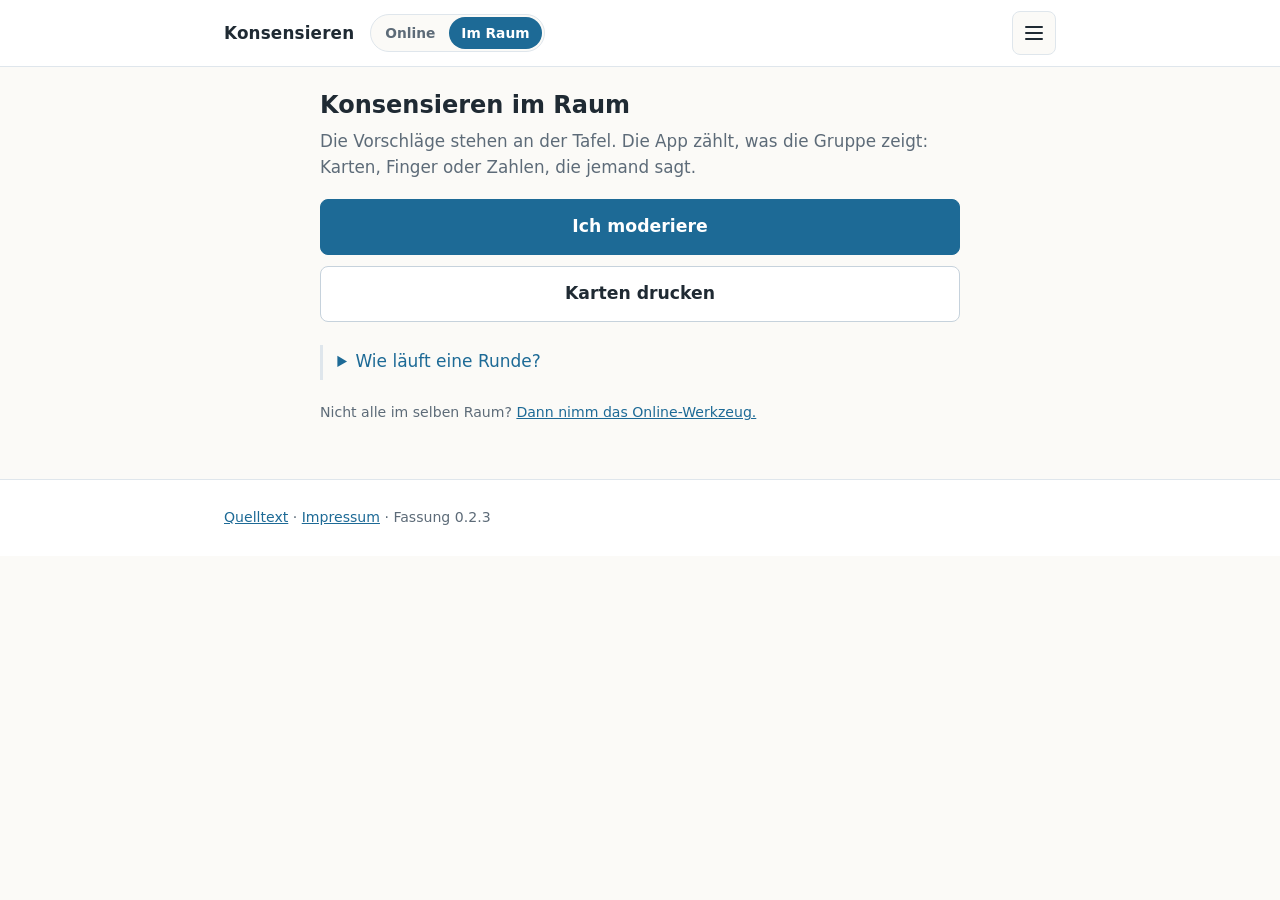
<file: Konsens-App/index.html>
<!doctype html>
<html lang="de">
<head>
<meta charset="utf-8">
<meta name="viewport" content="width=device-width, initial-scale=1, viewport-fit=cover">
<meta http-equiv="Content-Security-Policy" content="default-src 'self'; script-src 'self'; style-src 'self'; img-src 'self' data:; connect-src 'self'; object-src 'none'; base-uri 'none'; form-action 'none'">
<meta name="robots" content="noindex, nofollow">
<meta name="referrer" content="no-referrer">
<title data-t="app.name">Konsensieren im Raum</title>
<link rel="stylesheet" href="app.css">
<meta name="theme-color" content="#ffffff">
<link rel="manifest" href="manifest.webmanifest">
<link rel="icon" href="symbol.svg" type="image/svg+xml">
<link rel="apple-touch-icon" href="symbol-180.png">
<meta name="apple-mobile-web-app-capable" content="yes">
<meta name="apple-mobile-web-app-title" content="Konsensieren">
</head>
<body>
<!-- Unter .../Konsens-App ohne Schraegstrich sucht der Browser Stil und Skripte eine
     Ebene zu hoch, und die Seite bliebe leer. Apache leitet dann selbst um, der
     eingebaute Server von PHP nicht. Selbst umleiten kann die Seite nicht: Dafuer braeuchte
     sie ein Inline-Skript, und das verbietet die CSP. Also steht hier ein Hinweis, den
     app.css versteckt, sobald es geladen ist. Der Link passt nur, solange das Verzeichnis
     Konsens-App heisst. -->
<p class="ohne-stil">Die App braucht den Schrägstrich am Ende der Adresse. <a href="Konsens-App/">Hier geht es zur App.</a></p>
<noscript><p class="meldung fehler">Diese App braucht JavaScript. Schalte es ein, oder zählt mit Karten und Tafel.</p></noscript>

<header class="kopf">
  <div class="innen kopf-zeile">
    <div class="kopf-links">
      <a class="marke" href="./#start" data-t="suite.name">Konsensieren</a>
      <nav class="suite" aria-label="Wo abgestimmt wird" data-t-aria="suite.aria">
        <a href="../" data-t="suite.online">Online</a>
        <a class="aktiv" href="./#start" aria-current="true" data-t="suite.raum">Im Raum</a>
      </nav>
    </div>
    <details class="menue">
      <summary class="menue-knopf"><span class="stapel" aria-hidden="true"></span><span class="versteckt" data-t="nav.menue">Menü</span></summary>
      <nav class="menue-liste" aria-label="Menü" data-t-aria="nav.menue">
        <a href="anleitung.html" data-t="nav.anleitung">Anleitung</a>
        <a href="karten.html" data-t="start.karten">Karten drucken</a>
      </nav>
    </details>
  </div>
</header>

<main id="inhalt">
<p class="meldung wink" id="speicherwarnung" role="alert" hidden data-t="allgemein.kein_speicher"></p>

<!-- ============================================================ Start -->
<section class="schirm" id="start" hidden>
  <h1 data-t="app.name"></h1>
  <p class="fuehrung" data-t="start.fuehrung"></p>
  <div class="knopfspalte">
    <a class="knopf gross" href="#erfassen" id="start-fortsetzen" hidden data-t="start.fortsetzen"></a>
    <a class="knopf gross" href="#ergebnis" id="start-ergebnis" hidden data-t="start.ergebnis"></a>
    <a class="knopf gross" href="#neu" id="start-moderieren" data-t="start.moderieren"></a>
    <a class="knopf gross still" href="#neu" id="start-neu" hidden data-t="start.neue_runde"></a>
    <a class="knopf gross still" href="karten.html" data-t="start.karten"></a>
  </div>
  <div class="sitzung" id="start-sitzung" hidden>
    <button type="button" class="knopf still klein" data-aktion="sitzung-beenden" data-t="start.sitzung_beenden"></button>
    <p class="dazu" data-t="start.sitzung_beenden_dazu"></p>
  </div>
  <details class="hinweis">
    <summary data-t="start.wie"></summary>
    <ol class="schritte">
      <li data-t="start.wie1"></li>
      <li data-t="start.wie2"></li>
      <li data-t="start.wie3"></li>
    </ol>
    <p><a href="anleitung.html" data-t="start.anleitung"></a></p>
  </details>
  <p class="dazu"><span data-t="start.online"></span> <a href="../" data-t="start.online_link"></a></p>
</section>

<!-- ======================================================= Neue Runde -->
<section class="schirm" id="neu" hidden>
  <h1 data-t="neu.titel"></h1>
  <form id="neu-form" novalidate autocomplete="off">
    <div class="feld">
      <label for="neu-anwesende" data-t="neu.anwesende"></label>
      <div class="stepper">
        <button type="button" class="knopf still stufe" data-schritt="-1" data-fuer="neu-anwesende" data-t-aria="stepper.weniger">−</button>
        <input id="neu-anwesende" name="anwesende" type="number" inputmode="numeric" min="1" max="99" required>
        <button type="button" class="knopf still stufe" data-schritt="1" data-fuer="neu-anwesende" data-t-aria="stepper.mehr">+</button>
      </div>
      <p class="dazu" data-t="neu.anwesende_dazu"></p>
      <p class="fehlertext" id="neu-fehler" role="alert" hidden data-t="neu.anwesende_fehlt"></p>
    </div>
    <fieldset class="wahl">
      <legend data-t="neu.skala"></legend>
      <label class="option"><input type="radio" name="skala" value="5"><span><strong data-t="neu.skala5"></strong> <span class="dazu" data-t="neu.skala5_dazu"></span></span></label>
      <label class="option"><input type="radio" name="skala" value="10"><span><strong data-t="neu.skala10"></strong> <span class="dazu" data-t="neu.skala10_dazu"></span></span></label>
    </fieldset>
    <fieldset class="wahl">
      <label class="option"><input type="checkbox" name="passiv"><span><strong data-t="neu.passiv"></strong> <span class="dazu" data-t="neu.passiv_dazu"></span></span></label>
    </fieldset>
    <fieldset class="wahl">
      <legend data-t="neu.anzeige"></legend>
      <label class="option"><input type="radio" name="anzeige" value="offen"><span><strong data-t="neu.offen"></strong> <span class="dazu" data-t="neu.offen_dazu"></span></span></label>
      <label class="option"><input type="radio" name="anzeige" value="verdeckt"><span><strong data-t="neu.verdeckt"></strong> <span class="dazu" data-t="neu.verdeckt_dazu"></span></span></label>
    </fieldset>
    <p class="notiz" data-t="neu.einwaende"></p>
    <div class="knopfreihe">
      <button type="submit" class="knopf gross" data-t="neu.beginnen"></button>
      <a class="knopf still" href="#start" data-t="allgemein.zurueck"></a>
    </div>
  </form>
</section>

<!-- ========================================================= Erfassen -->
<section class="schirm" id="erfassen" hidden>
  <div class="rundenkopf">
    <p class="rundeninfo" id="rundeninfo"></p>
    <div class="stepper klein">
      <span data-t="erfassen.anwesende"></span>
      <button type="button" class="knopf still stufe" data-schritt="-1" data-fuer="anwesende" data-t-aria="stepper.weniger">−</button>
      <output id="anwesende-zahl" aria-live="polite"></output>
      <button type="button" class="knopf still stufe" data-schritt="1" data-fuer="anwesende" data-t-aria="stepper.mehr">+</button>
    </div>
  </div>

  <div class="arten" role="group" data-t-aria="erfassen.art">
    <button type="button" class="art" data-art="vorschlag"><strong data-t="art.vorschlag"></strong><span data-t="art.vorschlag_dazu"></span></button>
    <button type="button" class="art" data-art="wert"><strong data-t="art.wert"></strong><span data-t="art.wert_dazu"></span></button>
    <button type="button" class="art" data-art="person"><strong data-t="art.person"></strong><span data-t="art.person_dazu"></span></button>
  </div>

  <div id="je-zeile">
    <nav class="zeilenwahl" id="zeilenwahl" data-t-aria="erfassen.zeilen"></nav>
    <div class="zeilenkopf">
      <button type="button" class="knopf still pfeil" id="zeile-vorher" data-t-aria="erfassen.vorher_aria">◀</button>
      <div>
        <h1 id="zeile-name"></h1>
        <p class="zaehler" id="zaehler" aria-live="polite"></p>
      </div>
    </div>

    <div id="feld-vorschlag">
      <p class="kette"><span data-t="erfassen.kette"></span>: <span id="kette"></span></p>
      <div class="tastenfeld" id="tasten-vorschlag"></div>
    </div>
    <div id="feld-wert" hidden>
      <p class="dazu" id="wert-hinweis"></p>
      <div class="wertzaehler" id="wertzaehler"></div>
    </div>
    <div class="knopfreihe">
      <button type="button" class="knopf still" id="rueckgaengig" data-t="erfassen.rueckgaengig"></button>
      <button type="button" class="knopf" id="weiter"></button>
    </div>
  </div>

  <div id="feld-person" hidden>
    <p class="dazu" id="person-hinweis"></p>
    <ol class="zettelliste" id="entwurf"></ol>
    <div class="tastenfeld" id="tasten-person"></div>
    <div class="knopfreihe">
      <button type="button" class="knopf" id="zettel-fertig" data-t="erfassen.zettel_fertig"></button>
      <button type="button" class="knopf still" id="zettel-verwerfen" data-t="erfassen.zettel_verwerfen"></button>
    </div>
    <p class="meldung" id="zettel-meldung" role="status" hidden></p>
    <p class="zaehler" id="zettel-zahl"></p>
    <ul class="erfasste" id="erfasste"></ul>
    <button type="button" class="knopf still klein" id="zettel-zuruecknehmen" hidden data-t="erfassen.zettel_zuruecknehmen"></button>
  </div>

  <div class="knopfreihe unten">
    <a class="knopf gross" href="#ergebnis" data-t="erfassen.ergebnis"></a>
    <button type="button" class="knopf still klein" id="zeile-leeren" data-t="erfassen.zeile_leeren"></button>
    <a class="knopf still klein" href="#start" data-t="allgemein.startseite"></a>
  </div>
</section>

<!-- ========================================================= Ergebnis -->
<section class="schirm breit" id="ergebnis" hidden>
  <h1 data-t="ergebnis.titel"></h1>
  <p class="thema" id="ergebnis-thema" hidden></p>
  <div class="nur-druck" id="druck-kopf"></div>
  <div id="lage-laeuft" hidden>
    <p class="meldung wink" data-t="ergebnis.zwischenstand"></p>
    <div class="knopfreihe">
      <a class="knopf still" href="#erfassen" data-t="ergebnis.weiter_erfassen"></a>
      <button type="button" class="knopf" id="abschliessen" data-t="ergebnis.abschliessen"></button>
      <a class="knopf still" href="#teilen" data-t="ergebnis.teilen"></a>
    </div>
  </div>
  <div id="lage-fertig" hidden>
    <p class="meldung" id="abgeschlossen-text"></p>
    <div class="knopfreihe">
      <a class="knopf" href="#neu" data-t="start.neue_runde"></a>
      <a class="knopf still" href="#teilen" data-t="ergebnis.teilen"></a>
      <button type="button" class="knopf still" data-aktion="sitzung-beenden" data-t="start.sitzung_beenden"></button>
    </div>
  </div>
  <p class="dazu" id="ergebnis-grundlage"></p>
  <div id="ergebnis-meldungen"></div>
  <ol class="tafel" id="tafel"></ol>
  <div class="nur-druck druck-anhang" id="druck-anhang"></div>
  <details class="hinweis">
    <summary data-t="ergebnis.wie_lesen"></summary>
    <p data-t="ergebnis.erklaerung1"></p>
    <p data-t="ergebnis.erklaerung2"></p>
    <p data-t="ergebnis.erklaerung_kik"></p>
  </details>
  <p class="nur-druck dazu" id="druck-fuss"></p>
</section>

<!-- =========================================================== Teilen -->
<section class="schirm" id="teilen" hidden>
  <h1 data-t="teilen.titel"></h1>
  <p class="fuehrung" data-t="teilen.fuehrung"></p>
  <fieldset class="wahl" id="teilen-stufen">
    <legend data-t="teilen.was"></legend>
    <label class="option"><input type="radio" name="stufe" value="a" checked><span><strong data-t="teilen.stufe_a"></strong> <span class="dazu" data-t="teilen.stufe_a_dazu"></span></span></label>
    <label class="option"><input type="radio" name="stufe" value="b"><span><strong data-t="teilen.stufe_b"></strong> <span class="dazu" id="teilen-stufe-b-dazu"></span></span></label>
    <label class="option"><input type="radio" name="stufe" value="c"><span><strong data-t="teilen.stufe_c"></strong> <span class="dazu" id="teilen-stufe-c-dazu"></span></span></label>
  </fieldset>
  <fieldset class="wahl" id="teilen-beschriftung">
    <legend data-t="teilen.beschriftung"></legend>
    <p class="dazu" data-t="teilen.beschriftung_dazu"></p>
    <div class="feld">
      <label for="teilen-thema" data-t="teilen.thema"></label>
      <input id="teilen-thema" type="text" maxlength="80" autocomplete="off">
    </div>
    <div id="teilen-titel"></div>
  </fieldset>
  <div class="feld">
    <label for="teilen-vorschau" data-t="teilen.vorschau"></label>
    <textarea id="teilen-vorschau" readonly rows="16" spellcheck="false"></textarea>
    <p class="dazu" data-t="teilen.vorschau_dazu"></p>
  </div>
  <p class="meldung wink" id="teilen-unsicher" hidden data-t="teilen.unsicher"></p>
  <div class="knopfreihe">
    <button type="button" class="knopf" id="teilen-blatt" hidden data-t="teilen.blatt"></button>
    <button type="button" class="knopf" id="teilen-datei" data-t="teilen.datei"></button>
    <button type="button" class="knopf still" id="teilen-kopieren" hidden data-t="teilen.kopieren"></button>
    <button type="button" class="knopf still" id="teilen-drucken" data-t="teilen.drucken"></button>
  </div>
  <p class="dazu" data-t="teilen.drucken_dazu"></p>
  <p class="meldung" id="teilen-meldung" role="status" hidden></p>
  <div class="knopfreihe unten">
    <a class="knopf still" href="#ergebnis" data-t="teilen.zurueck"></a>
  </div>
</section>
</main>

<footer class="fuss">
  <div class="innen">
    <p><a href="../index.php/quelltext" data-t="fuss.quelltext">Quelltext</a> ·
       <a href="impressum.html" data-t="fuss.impressum">Impressum</a> ·
       <span id="fassung"></span></p>
  </div>
</footer>

<script src="texte.js"></script>
<script src="zaehlwerk.js"></script>
<script src="runde.js"></script>
<script src="teilen.js"></script>
<script src="rahmen.js"></script>
<script src="app.js"></script>
</body>
</html>
</file>
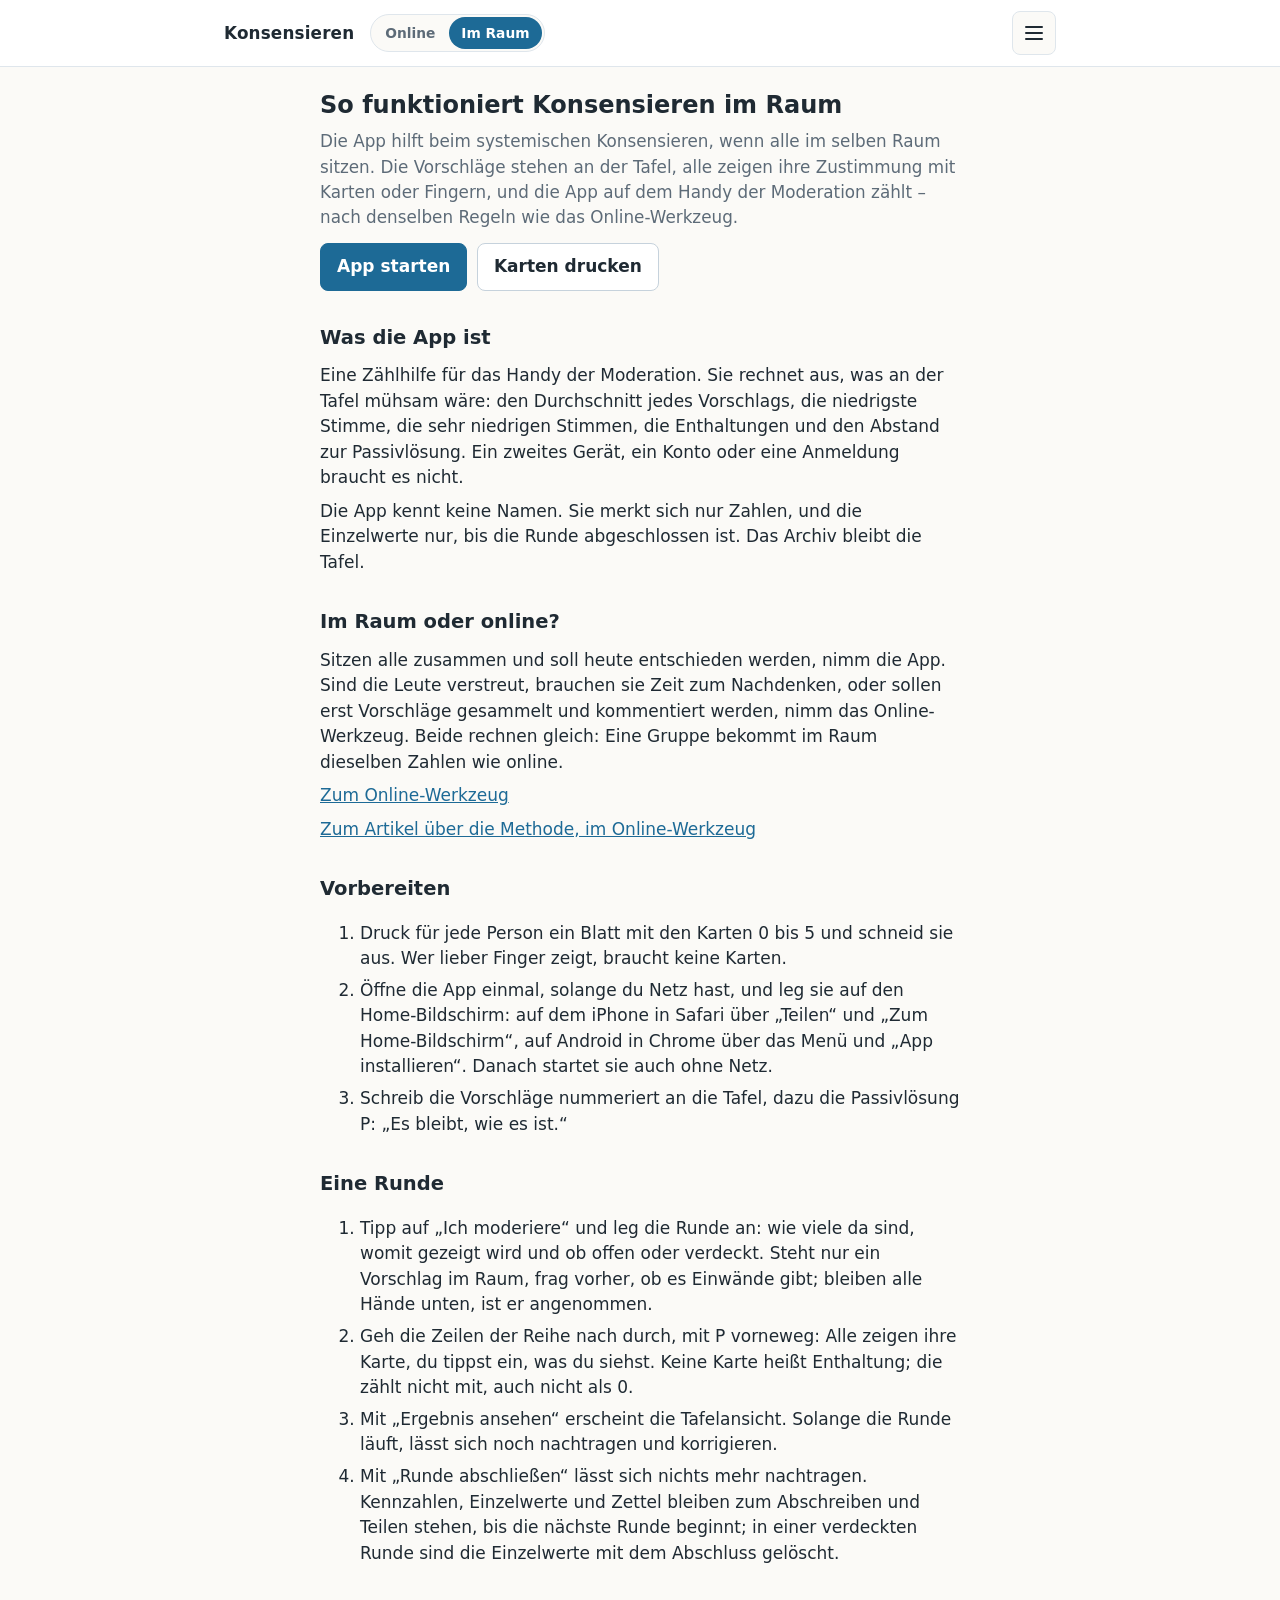
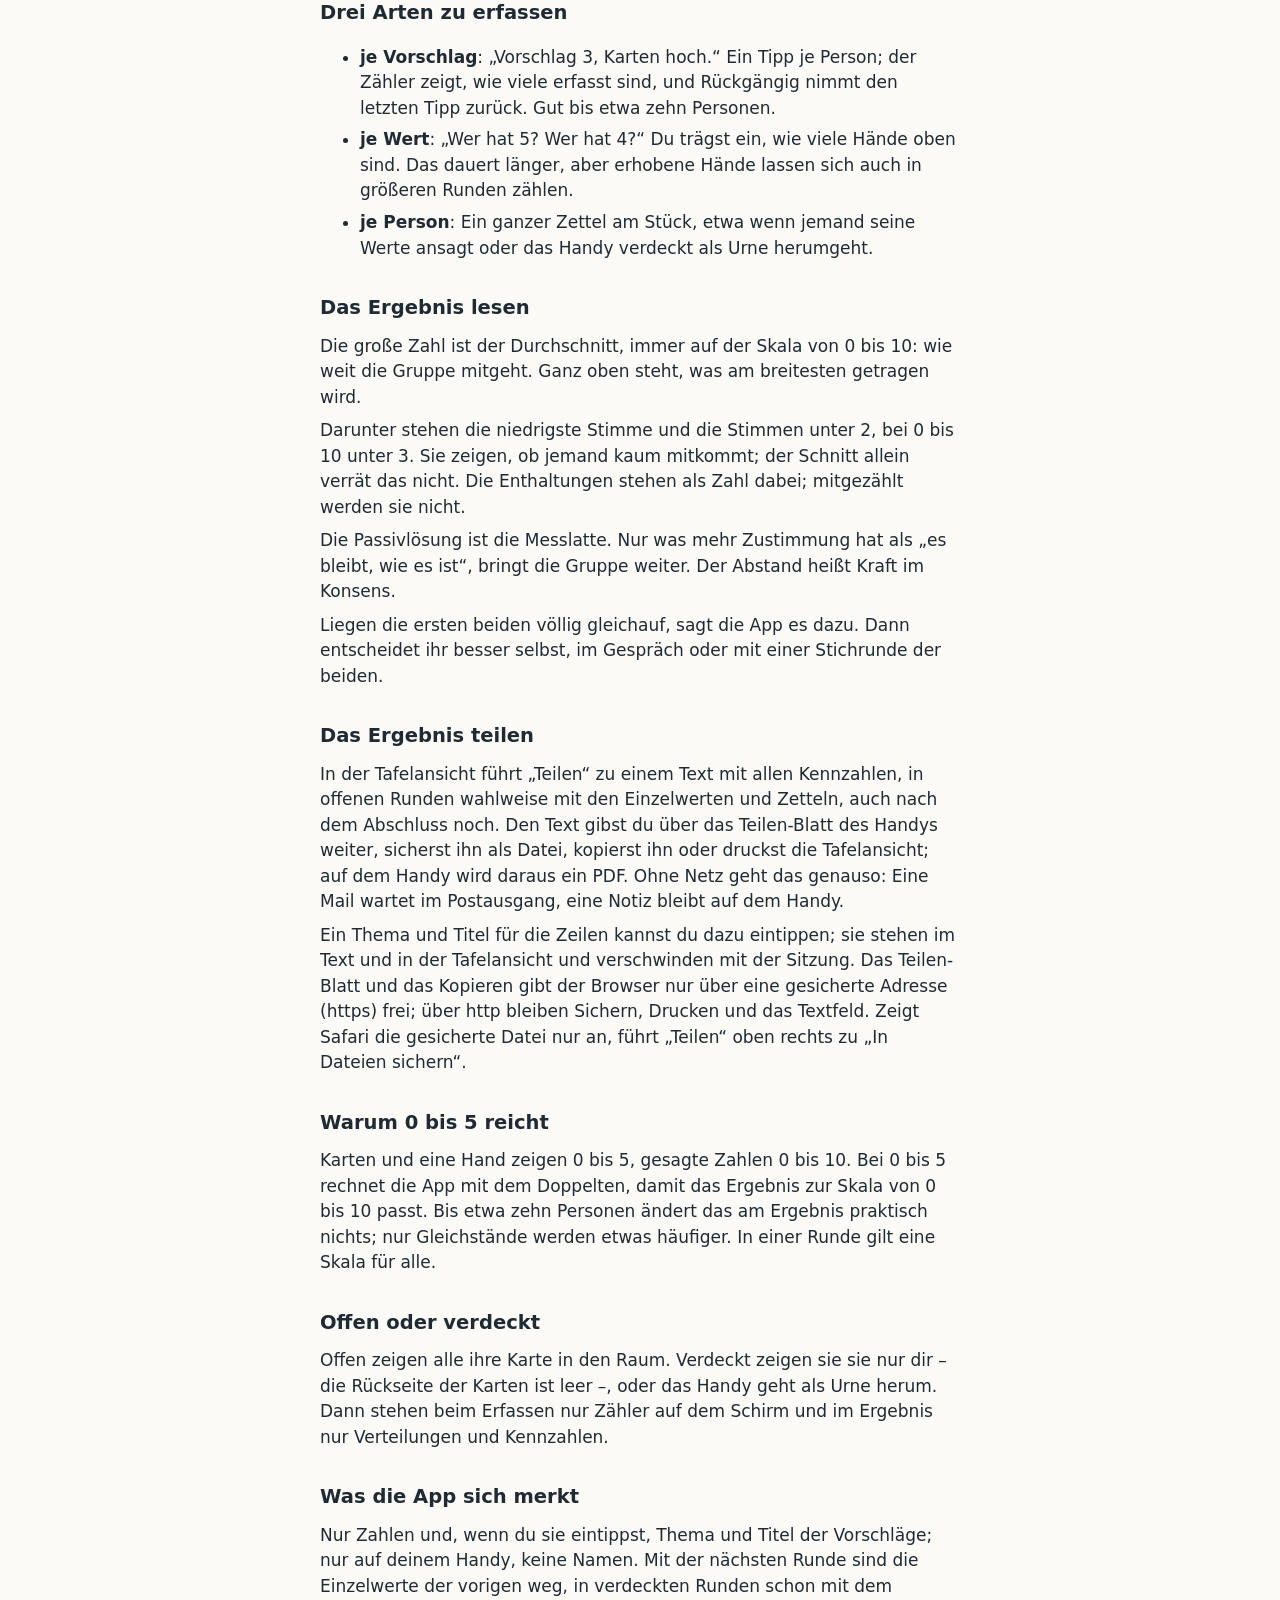
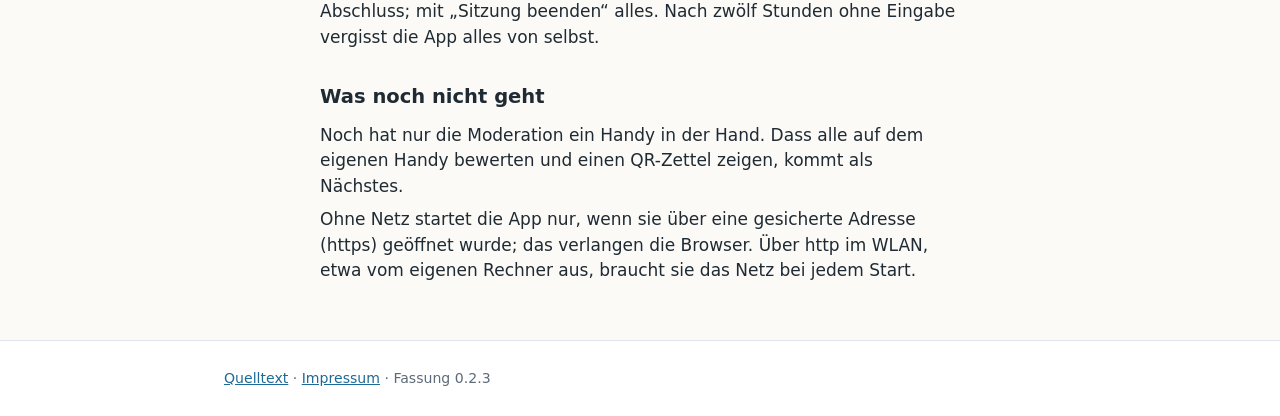
<file: Konsens-App/anleitung.html>
<!doctype html>
<html lang="de">
<head>
<meta charset="utf-8">
<meta name="viewport" content="width=device-width, initial-scale=1, viewport-fit=cover">
<meta http-equiv="Content-Security-Policy" content="default-src 'self'; script-src 'self'; style-src 'self'; img-src 'self' data:; object-src 'none'; base-uri 'none'; form-action 'none'">
<meta name="robots" content="noindex, nofollow">
<meta name="referrer" content="no-referrer">
<title data-t="anleitung.titel">So funktioniert Konsensieren im Raum</title>
<link rel="stylesheet" href="app.css">
<meta name="theme-color" content="#ffffff">
<link rel="manifest" href="manifest.webmanifest">
<link rel="icon" href="symbol.svg" type="image/svg+xml">
<link rel="apple-touch-icon" href="symbol-180.png">
<meta name="apple-mobile-web-app-capable" content="yes">
<meta name="apple-mobile-web-app-title" content="Konsensieren">
</head>
<body>
<noscript><p class="meldung fehler">Diese Seite und die App brauchen JavaScript.</p></noscript>
<header class="kopf">
  <div class="innen kopf-zeile">
    <div class="kopf-links">
      <a class="marke" href="./#start" data-t="suite.name">Konsensieren</a>
      <nav class="suite" aria-label="Wo abgestimmt wird" data-t-aria="suite.aria">
        <a href="../" data-t="suite.online">Online</a>
        <a class="aktiv" href="./#start" aria-current="true" data-t="suite.raum">Im Raum</a>
      </nav>
    </div>
    <details class="menue">
      <summary class="menue-knopf"><span class="stapel" aria-hidden="true"></span><span class="versteckt" data-t="nav.menue">Menü</span></summary>
      <nav class="menue-liste" aria-label="Menü" data-t-aria="nav.menue">
        <a href="anleitung.html" data-t="nav.anleitung">Anleitung</a>
        <a href="karten.html" data-t="start.karten">Karten drucken</a>
      </nav>
    </details>
  </div>
</header>

<main id="inhalt">
<!-- Die Anleitung gibt es nur hier. Das Werkzeug verlinkt sie auf Start- und
     Hilfeseite (Spezifikation des Werkzeugs, Abschnitt 19), und mit der App kommt
     sie spaeter auch ohne Netz aufs Handy. -->
<article class="schirm fliesstext">
  <h1 data-t="anleitung.titel"></h1>
  <p class="fuehrung" data-t="anleitung.fuehrung"></p>
  <p class="knopfreihe">
    <a class="knopf" href="./#start" data-t="anleitung.starten"></a>
    <a class="knopf still" href="karten.html" data-t="start.karten"></a>
  </p>

  <h2 data-t="anleitung.h_was"></h2>
  <p data-t="anleitung.was1"></p>
  <p data-t="anleitung.was2"></p>

  <h2 data-t="anleitung.h_wann"></h2>
  <p data-t="anleitung.wann1"></p>
  <p><a href="../" data-t="anleitung.zum_werkzeug"></a></p>
  <p><a href="../index.php/artikel" data-t="anleitung.zum_artikel"></a></p>

  <h2 data-t="anleitung.h_vorbereiten"></h2>
  <ol>
    <li data-t="anleitung.vorbereiten1"></li>
    <li data-t="anleitung.vorbereiten2"></li>
    <li data-t="anleitung.vorbereiten3"></li>
  </ol>

  <h2 data-t="anleitung.h_runde"></h2>
  <ol>
    <li data-t="anleitung.runde1"></li>
    <li data-t="anleitung.runde2"></li>
    <li data-t="anleitung.runde3"></li>
    <li data-t="anleitung.runde4"></li>
  </ol>

  <h2 data-t="anleitung.h_erfassen"></h2>
  <ul>
    <li><strong data-t="art.vorschlag"></strong>: <span data-t="anleitung.erfassen_vorschlag"></span></li>
    <li><strong data-t="art.wert"></strong>: <span data-t="anleitung.erfassen_wert"></span></li>
    <li><strong data-t="art.person"></strong>: <span data-t="anleitung.erfassen_person"></span></li>
  </ul>

  <h2 data-t="anleitung.h_lesen"></h2>
  <p data-t="anleitung.lesen1"></p>
  <p data-t="anleitung.lesen2"></p>
  <p data-t="anleitung.lesen3"></p>
  <p data-t="anleitung.lesen4"></p>

  <h2 data-t="anleitung.h_teilen"></h2>
  <p data-t="anleitung.teilen1"></p>
  <p data-t="anleitung.teilen2"></p>

  <h2 data-t="anleitung.h_skala"></h2>
  <p data-t="anleitung.skala1"></p>

  <h2 data-t="anleitung.h_offen"></h2>
  <p data-t="anleitung.offen1"></p>

  <h2 data-t="anleitung.h_merken"></h2>
  <p data-t="anleitung.merken1"></p>

  <h2 data-t="anleitung.h_grenzen"></h2>
  <p data-t="anleitung.grenzen1"></p>
  <p data-t="anleitung.grenzen2"></p>
</article>
</main>

<footer class="fuss">
  <div class="innen">
    <p><a href="../index.php/quelltext" data-t="fuss.quelltext">Quelltext</a> ·
       <a href="impressum.html" data-t="fuss.impressum">Impressum</a> ·
       <span id="fassung"></span></p>
  </div>
</footer>

<script src="texte.js"></script>
<script src="rahmen.js"></script>
</body>
</html>
</file>
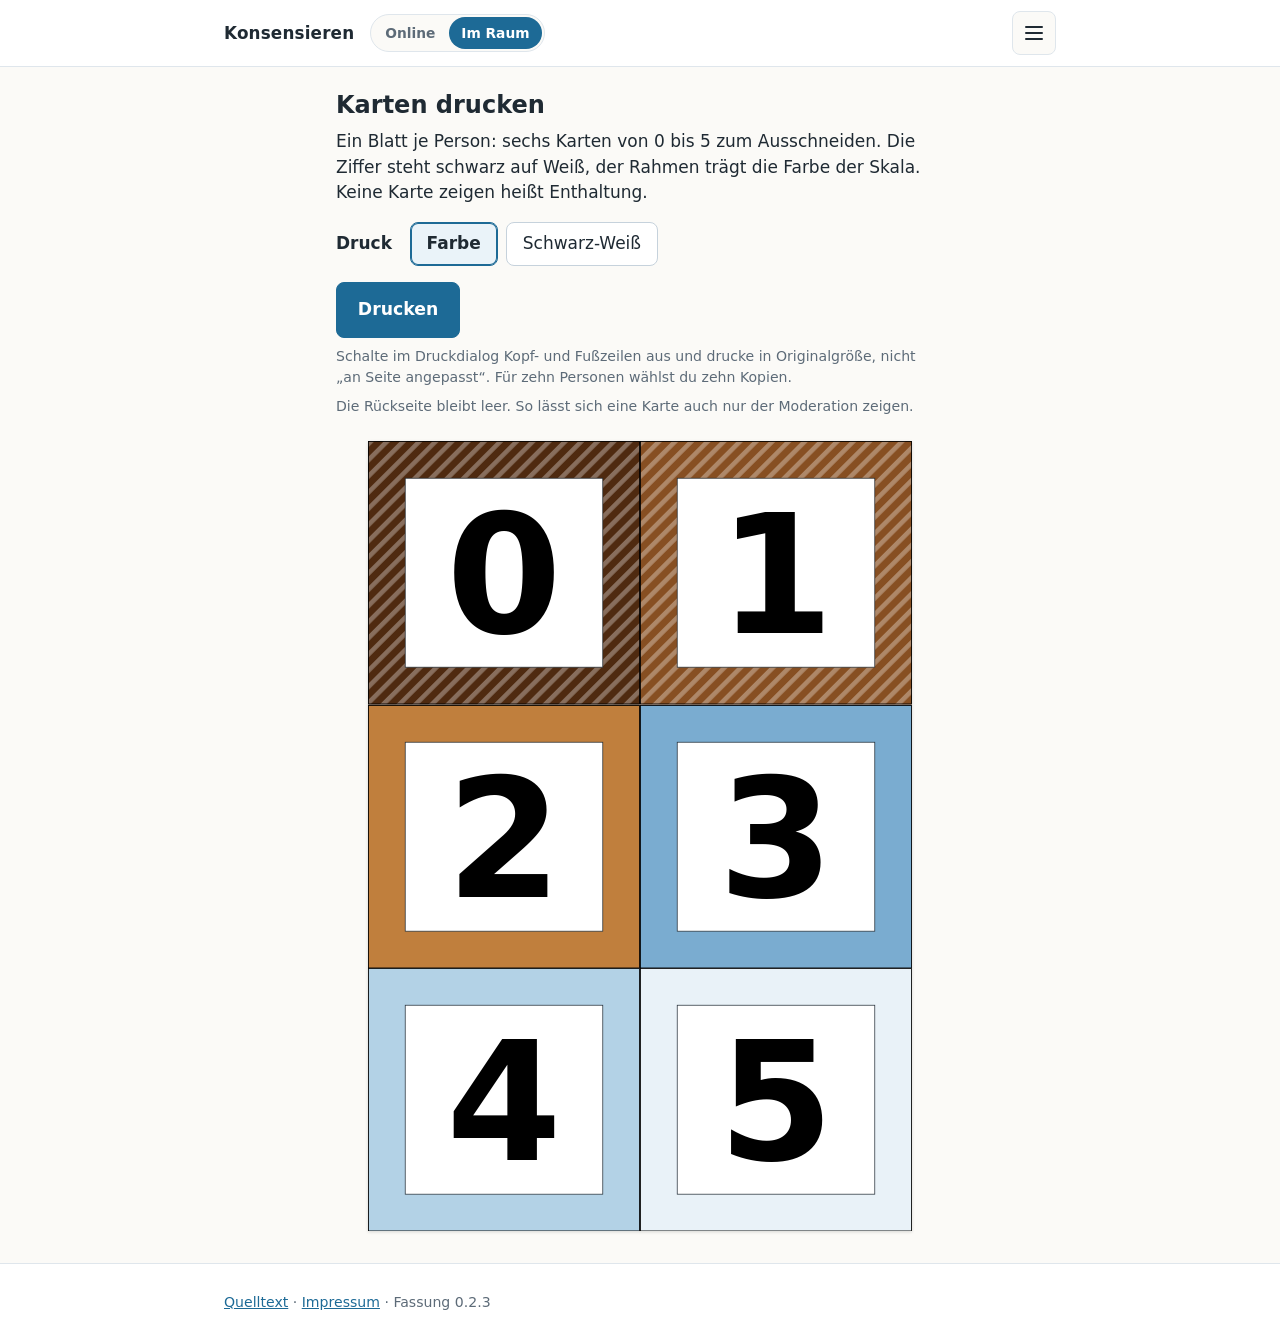
<file: Konsens-App/karten.html>
<!doctype html>
<html lang="de">
<head>
<meta charset="utf-8">
<meta name="viewport" content="width=device-width, initial-scale=1">
<meta http-equiv="Content-Security-Policy" content="default-src 'self'; script-src 'self'; style-src 'self'; img-src 'self' data:; object-src 'none'; base-uri 'none'; form-action 'none'">
<meta name="robots" content="noindex, nofollow">
<meta name="referrer" content="no-referrer">
<title data-t="karten.titel">Karten drucken</title>
<link rel="stylesheet" href="app.css">
<link rel="stylesheet" href="karten.css">
<meta name="theme-color" content="#ffffff">
<link rel="manifest" href="manifest.webmanifest">
<link rel="icon" href="symbol.svg" type="image/svg+xml">
<link rel="apple-touch-icon" href="symbol-180.png">
<meta name="apple-mobile-web-app-capable" content="yes">
<meta name="apple-mobile-web-app-title" content="Konsensieren">
</head>
<body>
<header class="kopf">
  <div class="innen kopf-zeile">
    <div class="kopf-links">
      <a class="marke" href="./#start" data-t="suite.name">Konsensieren</a>
      <nav class="suite" aria-label="Wo abgestimmt wird" data-t-aria="suite.aria">
        <a href="../" data-t="suite.online">Online</a>
        <a class="aktiv" href="./#start" aria-current="true" data-t="suite.raum">Im Raum</a>
      </nav>
    </div>
    <details class="menue">
      <summary class="menue-knopf"><span class="stapel" aria-hidden="true"></span><span class="versteckt" data-t="nav.menue">Menü</span></summary>
      <nav class="menue-liste" aria-label="Menü" data-t-aria="nav.menue">
        <a href="anleitung.html" data-t="nav.anleitung">Anleitung</a>
        <a href="karten.html" data-t="start.karten">Karten drucken</a>
      </nav>
    </details>
  </div>
</header>
<!-- Die beiden Knoepfe stehen vor Bildschirmtext und Blatt, damit das
     Stylesheet mit ~ beide erreicht: Farbe oder Schwarz-Weiss ohne Skript. -->
<input type="radio" name="druck" id="druck-farbe" class="druckwahl" checked>
<input type="radio" name="druck" id="druck-sw" class="druckwahl">
<div class="bildschirm">
  <h1 data-t="karten.titel"></h1>
  <p data-t="karten.fuehrung"></p>
  <fieldset class="umschalter">
    <legend data-t="karten.druck"></legend>
    <label for="druck-farbe" data-t="karten.farbe"></label>
    <label for="druck-sw" data-t="karten.sw"></label>
  </fieldset>
  <p><button type="button" class="knopf gross" id="drucken" data-t="karten.drucken"></button></p>
  <p class="dazu" data-t="karten.tipp_druck"></p>
  <p class="dazu" data-t="karten.tipp_rueckseite"></p>
</div>
<div class="blatt">
  <svg class="kartenbild" data-wert="0" viewBox="0 0 95 92" role="img">
    <path class="rahmen k0" fill-rule="evenodd" d="M0 0H95V92H0Z M13 13V79H82V13Z"/>
    <defs><pattern id="schraffur0" patternUnits="userSpaceOnUse" width="4" height="4" patternTransform="rotate(45)"><rect class="streifen" width="1.6" height="4"/></pattern></defs>
    <path fill="url(#schraffur0)" fill-rule="evenodd" d="M0 0H95V92H0Z M13 13V79H82V13Z"/>
    <rect class="innenlinie" x="13" y="13" width="69" height="66"/>
    <rect class="kontur" x="0.15" y="0.15" width="94.7" height="91.7"/>
    <text class="ziffer" x="47.5" y="67">0</text>
  </svg>
  <svg class="kartenbild" data-wert="1" viewBox="0 0 95 92" role="img">
    <path class="rahmen k1" fill-rule="evenodd" d="M0 0H95V92H0Z M13 13V79H82V13Z"/>
    <defs><pattern id="schraffur1" patternUnits="userSpaceOnUse" width="4" height="4" patternTransform="rotate(45)"><rect class="streifen" width="1.6" height="4"/></pattern></defs>
    <path fill="url(#schraffur1)" fill-rule="evenodd" d="M0 0H95V92H0Z M13 13V79H82V13Z"/>
    <rect class="innenlinie" x="13" y="13" width="69" height="66"/>
    <rect class="kontur" x="0.15" y="0.15" width="94.7" height="91.7"/>
    <text class="ziffer" x="47.5" y="67">1</text>
  </svg>
  <svg class="kartenbild" data-wert="2" viewBox="0 0 95 92" role="img">
    <path class="rahmen k2" fill-rule="evenodd" d="M0 0H95V92H0Z M13 13V79H82V13Z"/>
    <rect class="innenlinie" x="13" y="13" width="69" height="66"/>
    <rect class="kontur" x="0.15" y="0.15" width="94.7" height="91.7"/>
    <text class="ziffer" x="47.5" y="67">2</text>
  </svg>
  <svg class="kartenbild" data-wert="3" viewBox="0 0 95 92" role="img">
    <path class="rahmen k3" fill-rule="evenodd" d="M0 0H95V92H0Z M13 13V79H82V13Z"/>
    <rect class="innenlinie" x="13" y="13" width="69" height="66"/>
    <rect class="kontur" x="0.15" y="0.15" width="94.7" height="91.7"/>
    <text class="ziffer" x="47.5" y="67">3</text>
  </svg>
  <svg class="kartenbild" data-wert="4" viewBox="0 0 95 92" role="img">
    <path class="rahmen k4" fill-rule="evenodd" d="M0 0H95V92H0Z M13 13V79H82V13Z"/>
    <rect class="innenlinie" x="13" y="13" width="69" height="66"/>
    <rect class="kontur" x="0.15" y="0.15" width="94.7" height="91.7"/>
    <text class="ziffer" x="47.5" y="67">4</text>
  </svg>
  <svg class="kartenbild" data-wert="5" viewBox="0 0 95 92" role="img">
    <path class="rahmen k5" fill-rule="evenodd" d="M0 0H95V92H0Z M13 13V79H82V13Z"/>
    <rect class="innenlinie" x="13" y="13" width="69" height="66"/>
    <rect class="kontur" x="0.15" y="0.15" width="94.7" height="91.7"/>
    <text class="ziffer" x="47.5" y="67">5</text>
  </svg>
</div>
<footer class="fuss">
  <div class="innen">
    <p><a href="../index.php/quelltext" data-t="fuss.quelltext">Quelltext</a> ·
       <a href="impressum.html" data-t="fuss.impressum">Impressum</a> ·
       <span id="fassung"></span></p>
  </div>
</footer>
<script src="texte.js"></script>
<script src="rahmen.js"></script>
<script src="karten.js"></script>
</body>
</html>
</file>
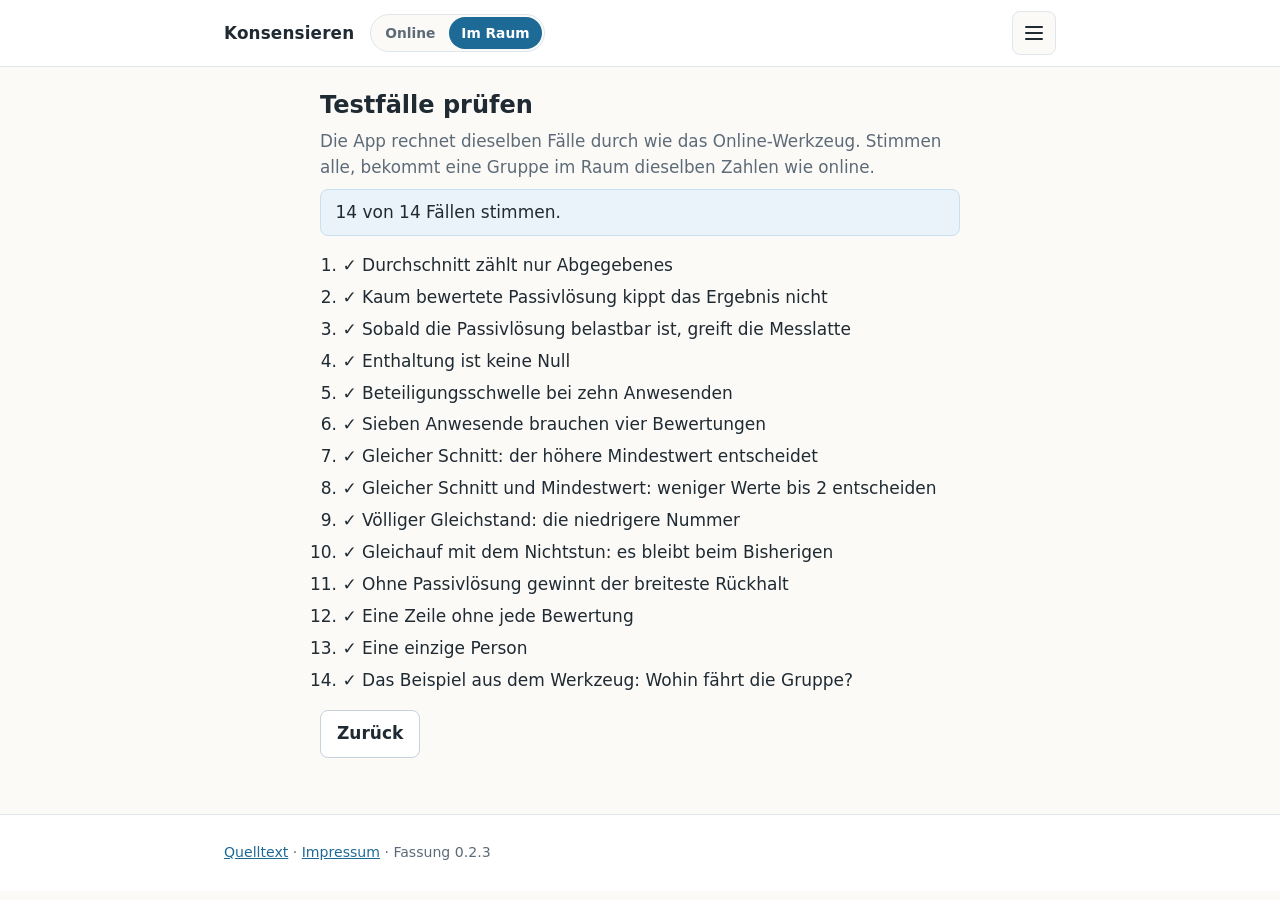
<file: Konsens-App/pruefen.html>
<!doctype html>
<html lang="de">
<head>
<meta charset="utf-8">
<meta name="viewport" content="width=device-width, initial-scale=1">
<meta http-equiv="Content-Security-Policy" content="default-src 'self'; script-src 'self'; style-src 'self'; connect-src 'self'; img-src 'self' data:; object-src 'none'; base-uri 'none'; form-action 'none'">
<meta name="robots" content="noindex, nofollow">
<meta name="referrer" content="no-referrer">
<title data-t="pruefen.titel">Testfälle prüfen</title>
<link rel="stylesheet" href="app.css">
<meta name="theme-color" content="#ffffff">
<link rel="manifest" href="manifest.webmanifest">
<link rel="icon" href="symbol.svg" type="image/svg+xml">
<link rel="apple-touch-icon" href="symbol-180.png">
<meta name="apple-mobile-web-app-capable" content="yes">
<meta name="apple-mobile-web-app-title" content="Konsensieren">
</head>
<body>
<header class="kopf">
  <div class="innen kopf-zeile">
    <div class="kopf-links">
      <a class="marke" href="./#start" data-t="suite.name">Konsensieren</a>
      <nav class="suite" aria-label="Wo abgestimmt wird" data-t-aria="suite.aria">
        <a href="../" data-t="suite.online">Online</a>
        <a class="aktiv" href="./#start" aria-current="true" data-t="suite.raum">Im Raum</a>
      </nav>
    </div>
    <details class="menue">
      <summary class="menue-knopf"><span class="stapel" aria-hidden="true"></span><span class="versteckt" data-t="nav.menue">Menü</span></summary>
      <nav class="menue-liste" aria-label="Menü" data-t-aria="nav.menue">
        <a href="anleitung.html" data-t="nav.anleitung">Anleitung</a>
        <a href="karten.html" data-t="start.karten">Karten drucken</a>
      </nav>
    </details>
  </div>
</header>
<main>
<section class="schirm">
  <h1 data-t="pruefen.titel"></h1>
  <p class="fuehrung" data-t="pruefen.fuehrung"></p>
  <div id="pruefergebnis" aria-live="polite"><p data-t="pruefen.laeuft"></p></div>
  <p><a class="knopf still" href="./" data-t="allgemein.zurueck"></a></p>
</section>
</main>
<footer class="fuss">
  <div class="innen">
    <p><a href="../index.php/quelltext" data-t="fuss.quelltext">Quelltext</a> ·
       <a href="impressum.html" data-t="fuss.impressum">Impressum</a> ·
       <span id="fassung"></span></p>
  </div>
</footer>
<script src="texte.js"></script>
<script src="zaehlwerk.js"></script>
<script src="rahmen.js"></script>
<script src="pruefen.js"></script>
</body>
</html>
</file>
<file: Konsens-App/app.css>
/* Konsens-App - ein Stylesheet, keine Abhaengigkeiten. Farben und Wortwahl wie
   im Werkzeug (assets/app.css), damit beides wie eines aussieht. */

:root {
  --papier: #fbfaf7;
  --karte: #ffffff;
  --tinte: #1f2a33;
  --leise: #5d6b78;
  --linie: #dfe6ec;
  --akzent: #1d6a96;
  --akzent-hell: #eaf3f9;
  --achtung: #8a5a00;
  --achtung-hell: #fdf4e3;
  --gefahr: #a3252b;
  --gefahr-hell: #fbecec;
  --radius: 10px;

  /* Zustimmungsskala 0-10, wortgleich mit dem Werkzeug; tools/test.js prueft
     das. Die Helligkeit steigt gleichmaessig, die Farbe traegt die Information
     nie allein, und kein Rot und kein Gruen. */
  --z10: #e9f2f8; --z9:  #cfe3f0; --z8:  #b3d2e6; --z7:  #95c0dc; --z6:  #7aacd0;
  --z5:  #9c9a94; --z4:  #c07f3d; --z3:  #a4652c; --z2:  #874f22; --z1:  #6b3c19;
  --z0:  #4f2a10;
  --auf-hell: #21262b;
  --auf-dunkel: #ffffff;
  --schraffur: repeating-linear-gradient(135deg, rgba(255,255,255,.16) 0 3px, transparent 3px 7px);
}

* { box-sizing: border-box; }
html { -webkit-text-size-adjust: 100%; }
body {
  margin: 0; background: var(--papier); color: var(--tinte);
  font: 17px/1.5 system-ui, -apple-system, "Segoe UI", Roboto, "Helvetica Neue", sans-serif;
}
[hidden] { display: none !important; }
/* Steht nur da, wenn dieses Stylesheet nicht geladen wurde, meist weil der
   Schraegstrich am Ende der Adresse fehlt (siehe index.html). */
.ohne-stil { display: none; }

.innen { max-width: 54rem; margin: 0 auto; padding: 0 1rem; }

/* --- Suite: Dieser Block steht wortgleich in assets/app.css und in
   Konsens-App/app.css; Konsens-App/tools/test.js prueft das. Werkzeug und App
   sollen wie eines aussehen, und die Kopfzeile ist das Erste, was man sieht. --- */
.kopf { background: var(--karte); border-bottom: 1px solid var(--linie); }
.kopf-zeile { display: flex; align-items: center; justify-content: space-between; flex-wrap: wrap;
              gap: .5rem 1rem; padding-top: .7rem; padding-bottom: .7rem; }
.kopf-links { display: flex; align-items: center; flex-wrap: wrap; gap: .4rem 1rem; }
.marke { font-weight: 650; font-size: 1.05rem; color: var(--tinte); text-decoration: none; letter-spacing: .01em; }
/* Das Menue rechts in der Kopfzeile: ein details-Element, das ohne JavaScript
   mit dem Stapel-Knopf auf- und zugeht (Spezifikation 19). Der Knopf ist ein
   Block statt einer Flexbox, weil aeltere Safari summary nicht als Flexbox
   zeichnen; die Liste liegt ueber dem Inhalt, rechts buendig unter dem Knopf. */
.menue { position: relative; margin-left: auto; }
.menue-knopf { display: block; position: relative; width: 44px; height: 44px; cursor: pointer;
               list-style: none; color: var(--tinte); background: var(--papier);
               border: 1px solid var(--linie); border-radius: 8px; }
.menue-knopf::-webkit-details-marker { display: none; }
.menue-knopf:hover { border-color: var(--leise); }
.menue[open] .menue-knopf { color: var(--akzent); background: var(--akzent-hell); border-color: var(--akzent); }
.stapel, .stapel::before, .stapel::after { display: block; width: 18px; height: 2px; border-radius: 1px; background: currentColor; }
.stapel { position: absolute; left: 50%; top: 50%; margin: -1px 0 0 -9px; }
.stapel::before, .stapel::after { content: ""; position: absolute; left: 0; }
.stapel::before { top: -6px; }
.stapel::after { top: 6px; }
/* Rechts verankert, ist die Liste nur so breit wie ihr min-width: Das Menue selbst
   ist nur der Knopf. 17.5rem reichen fuer die Sprachwahl in einer Zeile. */
.menue-liste { position: absolute; right: 0; top: calc(100% + .4rem); z-index: 30; min-width: 17.5rem;
               max-width: calc(100vw - 2rem); padding: .35rem; background: var(--karte);
               border: 1px solid var(--linie); border-radius: var(--radius);
               box-shadow: 0 8px 24px rgba(31, 42, 51, .14); }
.menue-liste a { display: flex; align-items: center; min-height: 44px; padding: .4rem .75rem; border-radius: 6px;
                 color: var(--tinte); text-decoration: none; font-size: .95rem; }
.menue-liste a:hover { background: var(--akzent-hell); }
.menue-liste a[aria-current] { font-weight: 650; color: var(--akzent); }
/* Online und Im Raum sind zwei Wege derselben Methode; der Umschalter zeigt,
   auf welchem man gerade ist, und fuehrt auf den anderen. */
.suite { display: inline-flex; gap: 2px; padding: 2px; border: 1px solid var(--linie);
         border-radius: 999px; background: var(--papier); }
.suite a { display: inline-flex; align-items: center; min-height: 32px; padding: 0 .75rem;
           border-radius: 999px; color: var(--leise); text-decoration: none;
           font-size: .86rem; font-weight: 600; white-space: nowrap; }
.suite a:hover { color: var(--tinte); }
.suite a.aktiv { background: var(--akzent); color: #fff; }
@media (pointer: coarse) { .suite a { min-height: 40px; } }
/* --- Ende Suite --- */
main { padding: 1rem max(1rem, env(safe-area-inset-left)) 3rem; }
.schirm { max-width: 40rem; margin: 0 auto; }
.schirm.breit { max-width: 60rem; }

h1 { font-size: 1.5rem; line-height: 1.25; margin: .4rem 0 .6rem; }
p { margin: .5rem 0; }
a { color: var(--akzent); }
.fuehrung { color: var(--leise); font-size: 1.05rem; }
.dazu { color: var(--leise); font-size: .88rem; }
/* Wie im Werkzeug: Fusszeile mit Anleitung, Quelltext und Fassung. */
.fuss { border-top: 1px solid var(--linie); background: var(--karte); padding: 1.2rem 0;
        color: var(--leise); font-size: .88rem; }
h2 { font-size: 1.22rem; margin: 2rem 0 .7rem; }
.fliesstext li { margin: .4rem 0; }
/* Das Impressum aus Impressum.md, gerendert von markdown.js; Klassen wie im
   Werkzeug (assets/app.css, Block "Markdown"). */
.markdown h3 { font-size: 1.05rem; margin: 1.4rem 0 .4rem; }
.markdown hr { border: 0; border-top: 1px solid var(--linie); margin: 1.6rem 0; }
.markdown blockquote { margin: 1rem 0; padding: .2rem 1rem; border-left: 3px solid var(--linie); color: var(--leise); }
.markdown code { font-family: ui-monospace, SFMono-Regular, Menlo, monospace; font-size: .92em; }
.markdown pre { background: var(--karte); border: 1px solid var(--linie); border-radius: 8px;
                padding: .8rem 1rem; overflow-x: auto; font-size: .88rem; }
.tabellenrahmen { overflow-x: auto; margin: 1rem 0; }
.markdown table { border-collapse: collapse; width: 100%; background: var(--karte); font-size: .92rem; }
.markdown th, .markdown td { text-align: left; padding: .4rem .7rem; border-bottom: 1px solid var(--linie); vertical-align: top; }
.markdown th { font-size: .85rem; color: var(--leise); }
.markdown .mitte { text-align: center; }
.markdown .rechts { text-align: right; }
.notiz { background: var(--achtung-hell); border-radius: 8px; padding: .6rem .8rem; font-size: .92rem; }
.meldung { background: var(--akzent-hell); border: 1px solid #c8e0ef; border-radius: 8px;
           padding: .6rem .9rem; margin: .6rem 0; }
.meldung.wink { background: var(--achtung-hell); border-color: #ecd9b0; color: var(--achtung); }
.meldung.fehler { background: var(--gefahr-hell); border-color: #edc9c9; color: var(--gefahr); }
.fehlertext { color: var(--gefahr); font-weight: 600; font-size: .92rem; }

/* ------------------------------------------------------------ Knoepfe */

.knopf { display: inline-flex; align-items: center; justify-content: center; gap: .4rem;
         font: inherit; font-weight: 600; cursor: pointer; text-decoration: none; text-align: center;
         background: var(--akzent); color: #fff; border: 1px solid var(--akzent);
         border-radius: 8px; padding: .55rem 1rem; min-height: 48px; }
.knopf:active { transform: translateY(1px); }
.knopf.gross { font-size: 1.08rem; padding: .75rem 1.3rem; min-height: 56px; }
.knopf.klein { font-size: .88rem; padding: .35rem .7rem; min-height: 40px; font-weight: 500; }
.knopf.still { background: #fff; color: var(--tinte); border-color: #c6d2dc; }
.knopfreihe { display: flex; flex-wrap: wrap; gap: .6rem; align-items: center; margin: .8rem 0; }
.knopfreihe.unten { margin-top: 1.6rem; padding-top: 1rem; border-top: 1px solid var(--linie); }
.knopfspalte { display: flex; flex-direction: column; gap: .7rem; margin: 1.2rem 0; }
button:focus-visible, a:focus-visible, input:focus-visible, summary:focus-visible {
  outline: 3px solid var(--akzent); outline-offset: 2px;
}

.hinweis { margin: 1.4rem 0; border-left: 3px solid var(--linie); padding-left: .9rem; }
.hinweis > summary { cursor: pointer; color: var(--akzent); padding: .3rem 0; }
.hinweis p, .schritte { color: var(--leise); font-size: .93rem; }
.schritte { padding-left: 1.2rem; }
.schritte li { margin: .4rem 0; }
.sitzung { margin: 1rem 0; }

/* ----------------------------------------------------------- Formular */

.feld { margin: 1rem 0; }
.feld > label { display: block; font-weight: 600; margin-bottom: .35rem; }
.stepper { display: flex; align-items: center; gap: .4rem; }
.stepper input { font: inherit; font-size: 1.5rem; font-weight: 650; text-align: center;
                 width: 5rem; height: 56px; border: 1px solid #c6d2dc; border-radius: 8px;
                 font-variant-numeric: tabular-nums; -moz-appearance: textfield; appearance: textfield; }
.stepper input::-webkit-inner-spin-button, .stepper input::-webkit-outer-spin-button { -webkit-appearance: none; margin: 0; }
.stepper .stufe { width: 56px; font-size: 1.5rem; padding: 0; }
.stepper.klein { font-size: .9rem; color: var(--leise); }
.stepper.klein .stufe { width: 44px; min-height: 44px; font-size: 1.2rem; }
.stepper output { min-width: 2ch; text-align: center; font-weight: 650; font-size: 1.15rem;
                  color: var(--tinte); font-variant-numeric: tabular-nums; }

.wahl { border: 0; margin: 1rem 0; padding: 0; }
.wahl legend { font-weight: 600; padding: 0; margin-bottom: .35rem; }
.option { display: flex; gap: .7rem; align-items: flex-start; padding: .7rem .8rem; margin: .4rem 0;
          background: var(--karte); border: 1px solid var(--linie); border-radius: var(--radius); cursor: pointer; }
.option input { width: 1.3rem; height: 1.3rem; margin: .15rem 0 0; flex: none; accent-color: var(--akzent); }
.option .dazu { display: block; }
.option:has(input:checked) { border-color: var(--akzent); background: var(--akzent-hell); }
/* Eine Stufe, die diese Runde nicht hergibt (Spec/02, 5): sichtbar, aber aus,
   und der Grund steht darunter. */
.option.aus { opacity: .55; }
.option.aus input { cursor: not-allowed; }

/* ----------------------------------------------------------- Erfassen */

.rundenkopf { display: flex; flex-wrap: wrap; justify-content: space-between; align-items: center; gap: .3rem 1rem; }
.rundeninfo { color: var(--leise); font-size: .9rem; margin: 0; }

.arten { display: grid; grid-template-columns: repeat(3, 1fr); gap: .4rem; margin: .7rem 0; }
.art { font: inherit; cursor: pointer; background: #fff; color: var(--tinte); border: 1px solid #c6d2dc;
       border-radius: 8px; padding: .45rem .3rem; min-height: 52px; display: flex; flex-direction: column;
       align-items: center; justify-content: center; line-height: 1.2; }
.art span { font-size: .75rem; color: var(--leise); }
.art[aria-pressed="true"] { border-color: var(--akzent); background: var(--akzent-hell); box-shadow: inset 0 0 0 1px var(--akzent); }

.zeilenwahl { display: flex; gap: .35rem; overflow-x: auto; padding: .2rem 0 .5rem; scrollbar-width: thin; }
.chip { font: inherit; cursor: pointer; flex: none; min-width: 3.1rem; min-height: 44px; padding: .2rem .5rem;
        background: #fff; border: 1px solid #c6d2dc; border-radius: 8px; color: var(--tinte);
        display: flex; flex-direction: column; align-items: center; line-height: 1.15; }
.chip b { font-size: 1.05rem; }
.chip small { font-size: .72rem; color: var(--leise); font-variant-numeric: tabular-nums; }
.chip.aktuell { border-color: var(--tinte); box-shadow: inset 0 0 0 1px var(--tinte); }
.chip.voll small::after { content: " ✓"; }
.chip.zuviel small { color: var(--achtung); font-weight: 700; }

.zeilenkopf { display: flex; align-items: center; gap: .8rem; margin: .3rem 0 .4rem; }
.zeilenkopf h1 { font-size: 1.9rem; margin: 0; }
.pfeil { width: 48px; padding: 0; flex: none; }
.zaehler { margin: 0; font-weight: 600; font-variant-numeric: tabular-nums; }
.zaehler.zuviel { color: var(--achtung); }
.kette { color: var(--leise); font-size: .95rem; margin: .3rem 0 .6rem; overflow-wrap: anywhere;
         font-variant-numeric: tabular-nums; min-height: 1.5em; }
.kette b { color: var(--tinte); letter-spacing: .12em; }

/* Tasten sehen aus wie die Karten: Ziffer schwarz auf Weiss, die Farbe der
   Skala im Rahmen. Wer Karten sieht, findet so die Taste mit einem Blick. */
.tastenfeld { display: grid; grid-template-columns: repeat(3, 1fr); gap: .5rem; }
.tastenfeld.s10 { grid-template-columns: repeat(4, 1fr); }
.taste { font: inherit; cursor: pointer; border: 0; border-radius: 10px; padding: 7px; min-height: 72px;
         background-color: var(--z5); display: flex; touch-action: manipulation; }
.tastenfeld.s10 .taste { min-height: 60px; padding: 6px; }
.taste .ziffer { flex: 1; display: flex; align-items: center; justify-content: center; background: #fff;
                 color: #000; border-radius: 5px; font-size: 1.9rem; font-weight: 750;
                 font-variant-numeric: tabular-nums; }
.taste:active { transform: scale(.97); }
.taste.enthaltung { background: #fff; border: 2px dashed #9aa7b2; grid-column: 1 / -1; min-height: 52px; }
.tastenfeld.s10 .taste.enthaltung { grid-column: auto; }
.taste.enthaltung .ziffer { font-size: 1rem; font-weight: 600; color: var(--leise); }
.tastenfeld.s10 .taste.enthaltung .ziffer { font-size: .8rem; }
.z0 { background-color: var(--z0); } .z1 { background-color: var(--z1); } .z2 { background-color: var(--z2); }
.z3 { background-color: var(--z3); } .z4 { background-color: var(--z4); } .z5 { background-color: var(--z5); }
.z6 { background-color: var(--z6); } .z7 { background-color: var(--z7); } .z8 { background-color: var(--z8); }
.z9 { background-color: var(--z9); } .z10 { background-color: var(--z10); }
/* Werte bis 2 zusaetzlich schraffiert, wie im Werkzeug. */
.z0, .z1, .z2 { background-image: var(--schraffur); }
.taste.z10, .taste.z9 { box-shadow: inset 0 0 0 1px #9aa7b2; }

.wertzaehler { display: flex; flex-direction: column; gap: .4rem; }
.wertzeile { display: grid; grid-template-columns: 2.6rem 1fr auto; align-items: center; gap: .6rem;
             background: var(--karte); border: 1px solid var(--linie); border-radius: 8px; padding: .3rem .5rem; }
.muster { width: 2.6rem; height: 2.6rem; border-radius: 6px; padding: 4px; display: flex; }
.muster span { flex: 1; background: #fff; color: #000; border-radius: 3px; display: flex; align-items: center;
               justify-content: center; font-weight: 750; font-size: 1.1rem; }
.wertzeile input { width: 4rem; height: 48px; font-size: 1.3rem; }

.zettelliste { list-style: none; margin: .5rem 0; padding: 0; display: grid;
               grid-template-columns: repeat(auto-fill, minmax(4.2rem, 1fr)); gap: .35rem; }
.zettelliste button { font: inherit; cursor: pointer; width: 100%; min-height: 52px; border: 1px solid #c6d2dc;
                      border-radius: 8px; background: #fff; color: var(--tinte); display: flex;
                      flex-direction: column; align-items: center; justify-content: center; line-height: 1.15; }
.zettelliste small { font-size: .72rem; color: var(--leise); }
.zettelliste b { font-size: 1.2rem; min-height: 1.4rem; font-variant-numeric: tabular-nums; }
.zettelliste .aktuell button { border-color: var(--tinte); box-shadow: inset 0 0 0 2px var(--tinte); }
.erfasste { list-style: none; padding: 0; margin: .4rem 0; font-size: .9rem; }
.erfasste li { display: flex; flex-wrap: wrap; align-items: center; gap: .5rem; padding: .3rem 0;
               border-top: 1px solid var(--linie); font-variant-numeric: tabular-nums; }
.erfasste code { font-weight: 700; }

/* Nur fuer Vorleseprogramme, wie .versteckt im Werkzeug. */
.versteckt { position: absolute; width: 1px; height: 1px; overflow: hidden;
             clip: rect(0 0 0 0); clip-path: inset(50%); white-space: nowrap; }

/* --------------------------------------------------------- Tafelansicht */

/* Zum Abschreiben an die Tafel: grosse Zahlen, hoher Kontrast, eine Zeile je
   Vorschlag. Die Nummer ist der Name; die Titel stehen an der Tafel. Eine
   Platzziffer gibt es nicht, die Reihenfolge ist die Rangfolge (0.1.4). */
.tafel { list-style: none; margin: 1rem 0; padding: 0; }
.tafelzeile { display: grid; grid-template-columns: auto 1fr; gap: .2rem .9rem; align-items: start;
              background: var(--karte); border: 1px solid var(--linie); border-radius: var(--radius);
              padding: .8rem .9rem; margin: .6rem 0; }
.tafelzeile.sieger { border: 3px solid var(--akzent); }
.tafelzeile.unsicher { border-style: dashed; background: #fcfbf8; }
.tafelzeile.passiv { background: #f7f4ec; }
/* Die Nummer ohne Kreis, darueber sehr klein "Vorschlag". */
.tafelzeile .nummer { min-width: 3rem; display: flex; flex-direction: column; align-items: center; }
.tafelzeile .nummer small { font-size: .65rem; line-height: 1.2; color: var(--leise); }
.tafelzeile .nummer b { font-size: 1.9rem; font-weight: 750; line-height: 1.1; font-variant-numeric: tabular-nums; }
.tafelzeile .haupt { min-width: 0; }
.kopfzeile { display: flex; flex-wrap: wrap; align-items: center; gap: .4rem .6rem; }
.schnitt { display: inline-flex; align-items: baseline; gap: .35rem; padding: .1rem .6rem; border-radius: 8px;
           color: var(--auf-hell); font-size: .9rem; }
.schnitt strong { font-size: 2rem; line-height: 1.2; font-variant-numeric: tabular-nums; }
.schnitt.z0, .schnitt.z1, .schnitt.z2, .schnitt.z3 { color: var(--auf-dunkel); }
.etikett { display: inline-block; font-size: .75rem; font-weight: 700; text-transform: uppercase; letter-spacing: .04em;
           padding: .15rem .45rem; border-radius: 5px; background: #eef2f6; color: var(--leise); }
.etikett.sieger { background: var(--akzent); color: #fff; }
.etikett.passiv { background: #ebe4d3; color: #5e5037; }
.etikett.wink { background: var(--achtung-hell); color: var(--achtung); }
.kennzahlen { display: flex; flex-wrap: wrap; gap: .2rem 1rem; margin: .4rem 0 .2rem; font-size: .95rem; }
.kennzahlen .wink { color: var(--achtung); font-weight: 600; }

/* --- Verteilung: Dieser Block steht wortgleich in assets/app.css und in
   Konsens-App/app.css; Konsens-App/tools/test.js prueft das. Ueber jedem Balken
   steht, wie viele diesen Wert gegeben haben, darunter der Wert. Die Balken
   stehen auf einer Grundlinie statt in einem grauen Kasten und haben eine
   Kontur: Vorher verschwanden die hellsten Stufen fast im Grund. --- */
.verteilung-summe { margin: .6rem 0 .15rem; font-size: .8rem; color: var(--leise); }
.verteilung { display: flex; align-items: flex-end; gap: 3px; max-width: 26rem; margin: 0 0 .5rem; }
.verteilung .balken { flex: 1 1 0; min-width: 0; display: flex; flex-direction: column;
                      justify-content: flex-end; background: none; }
.verteilung .balken b { font-size: .75rem; font-weight: 650; line-height: 1.3; text-align: center;
                        font-variant-numeric: tabular-nums; color: var(--tinte); }
.verteilung .balken.h0 b { font-weight: 400; color: var(--leise); }
.verteilung .balken i { display: block; height: 0; border: 1px solid rgba(31, 42, 51, .55);
                        border-bottom: 0; border-radius: 3px 3px 0 0; background-color: #fff; }
.verteilung .balken small { border-top: 1px solid var(--leise); padding-top: 1px; font-size: .7rem;
                            line-height: 1.3; text-align: center; color: var(--leise);
                            font-variant-numeric: tabular-nums; }
.verteilung .h0 i { border: 0; }
.verteilung .h1 i { height: .3rem; }  .verteilung .h2 i { height: .6rem; }  .verteilung .h3 i { height: .9rem; }
.verteilung .h4 i { height: 1.2rem; } .verteilung .h5 i { height: 1.5rem; } .verteilung .h6 i { height: 1.8rem; }
.verteilung .h7 i { height: 2.1rem; } .verteilung .h8 i { height: 2.4rem; } .verteilung .h9 i { height: 2.7rem; }
.verteilung .h10 i { height: 3rem; }
.verteilung .z0 i { background-color: var(--z0); }  .verteilung .z1 i { background-color: var(--z1); }
.verteilung .z2 i { background-color: var(--z2); }  .verteilung .z3 i { background-color: var(--z3); }
.verteilung .z4 i { background-color: var(--z4); }  .verteilung .z5 i { background-color: var(--z5); }
.verteilung .z6 i { background-color: var(--z6); }  .verteilung .z7 i { background-color: var(--z7); }
.verteilung .z8 i { background-color: var(--z8); }  .verteilung .z9 i { background-color: var(--z9); }
.verteilung .z10 i { background-color: var(--z10); }
/* Werte bis 2 zusaetzlich schraffiert, wie auf der Skala. */
.verteilung .z0 i, .verteilung .z1 i, .verteilung .z2 i {
  background-image: repeating-linear-gradient(135deg, rgba(255,255,255,.16) 0 3px, transparent 3px 7px);
}
/* --- Ende Verteilung --- */

/* ------------------------------------------------------------ Pruefseite */

.pruefliste { padding-left: 1.4rem; }
.pruefliste li { margin: .4rem 0; }
.pruefliste .falsch { color: var(--gefahr); font-weight: 600; }
.pruefliste p { font-weight: 400; font-size: .85rem; margin: .2rem 0; overflow-wrap: anywhere; }

@media (orientation: landscape) and (min-width: 44rem) {
  .tafel { display: grid; grid-template-columns: 1fr 1fr; gap: 0 .8rem; }
}
@media (max-width: 22rem) {
  .tafelzeile .nummer { min-width: 2.6rem; }
  .tafelzeile .nummer b { font-size: 1.5rem; }
}
@media (prefers-contrast: more) {
  :root { --linie: #8a97a3; --leise: #3c4750; }
}
@media (prefers-reduced-motion: reduce) {
  * { transition: none !important; animation: none !important; }
}
/* ------------------------------------------------------------- Teilen */

#teilen input[type=text], #teilen textarea {
  font: inherit; color: inherit; background: #fff; width: 100%;
  border: 1px solid #c6d2dc; border-radius: 8px; padding: .55rem .7rem;
}
/* Der Text so, wie er hinausgeht: feste Schrift, keine Umbrueche, rollbar. */
#teilen textarea { font: .84rem/1.45 ui-monospace, SFMono-Regular, Menlo, monospace;
                   white-space: pre; overflow: auto; resize: vertical; }
#teilen-titel .feld { margin: .6rem 0; }
#teilen-titel label { font-weight: 500; font-size: .92rem; }
/* Beschriftung in der Tafelansicht: das Thema ueber der Tafel, der Titel in
   der Zeile ueber dem Schnitt. */
.thema { font-weight: 650; font-size: 1.05rem; margin: .2rem 0 .4rem; }
.tafelzeile .titel { margin: 0 0 .15rem; font-weight: 650; }
/* Kopf, Anhang und Fuss des Drucks gibt es nur auf Papier. */
.nur-druck { display: none; }

@media print {
  .kopf, .fuss, .knopfreihe, .hinweis, #lage-laeuft, #lage-fertig, #speicherwarnung { display: none !important; }
  body { background: #fff; }
  /* Die Balken tragen ihre Farbe im Hintergrund; ohne diese Angabe druckt der
     Browser sie weiss. Und eine Zeile soll nicht ueber den Seitenumbruch brechen. */
  .balken i { -webkit-print-color-adjust: exact; print-color-adjust: exact; }
  .tafelzeile { break-inside: avoid; }
  .nur-druck { display: block; }
  #druck-kopf { color: var(--leise); font-size: .9rem; margin: 0 0 .6rem; }
  #druck-kopf p { margin: .1rem 0; }
  /* Auf Papier braucht es kraeftigere Linien als auf dem Schirm: die Karten der
     Tafel und die Tabelle der Einzelwerte. */
  .tafelzeile { border-color: #9aa5ae; }
  .einzelwerte { border-collapse: collapse; margin: .6rem 0 1rem; font-size: .92rem; }
  .einzelwerte th, .einzelwerte td { border: 1px solid #9aa5ae; padding: .2rem .55rem; text-align: center;
                                     font-variant-numeric: tabular-nums; }
  .einzelwerte thead th { background: #eef1f4; }
  .einzelwerte tbody th { text-align: left; font-weight: 500; }
  .einzelwerte tr.zettel th { font-family: ui-monospace, SFMono-Regular, Menlo, monospace; }
}
</file>
<file: Konsens-App/karten.css>
/* Druckvorlage fuer die Karten 0 bis 5 (V8). Die Farben kommen aus app.css,
   also aus der Skala des Werkzeugs: Karte k traegt die Farbe von 2k. Rahmen
   und Schraffur sind SVG und kein Hintergrund, damit sie auch ohne die
   Druckeinstellung "Hintergrundgrafiken" auf dem Blatt erscheinen. */

.druckwahl { position: absolute; opacity: 0; width: 1px; height: 1px; }
.bildschirm { max-width: 40rem; margin: 0 auto; padding: 1rem; }
.umschalter { border: 0; padding: 0; margin: 1rem 0; display: flex; flex-wrap: wrap; gap: .5rem; align-items: center; }
.umschalter legend { font-weight: 600; float: left; margin-right: .6rem; padding: 0; }
.umschalter label { cursor: pointer; border: 1px solid #c6d2dc; border-radius: 8px; padding: .5rem 1rem;
                    background: #fff; min-height: 44px; display: inline-flex; align-items: center; }
#druck-farbe:checked ~ .bildschirm label[for=druck-farbe],
#druck-sw:checked ~ .bildschirm label[for=druck-sw] { border-color: var(--akzent); background: var(--akzent-hell);
                                                       box-shadow: inset 0 0 0 1px var(--akzent); font-weight: 600; }
#druck-farbe:focus-visible ~ .bildschirm label[for=druck-farbe],
#druck-sw:focus-visible ~ .bildschirm label[for=druck-sw] { outline: 3px solid var(--akzent); outline-offset: 2px; }

.blatt { display: grid; grid-template-columns: 1fr 1fr; max-width: 34rem; margin: 0 auto 2rem;
         background: #fff; box-shadow: 0 1px 3px rgba(0,0,0,.15); }
.kartenbild { display: block; width: 100%; height: auto; }

.rahmen.k0 { fill: var(--z0); }  .rahmen.k1 { fill: var(--z2); }  .rahmen.k2 { fill: var(--z4); }
.rahmen.k3 { fill: var(--z6); }  .rahmen.k4 { fill: var(--z8); }  .rahmen.k5 { fill: var(--z10); }
/* Schwarz-Weiss: Grau derselben Helligkeit (gleiche relative Leuchtdichte),
   damit die Reihenfolge auf dem Kopierer dieselbe bleibt. */
#druck-sw:checked ~ .blatt .rahmen.k0 { fill: #333333; }
#druck-sw:checked ~ .blatt .rahmen.k1 { fill: #5d5d5d; }
#druck-sw:checked ~ .blatt .rahmen.k2 { fill: #8d8d8d; }
#druck-sw:checked ~ .blatt .rahmen.k3 { fill: #a6a6a6; }
#druck-sw:checked ~ .blatt .rahmen.k4 { fill: #cecece; }
#druck-sw:checked ~ .blatt .rahmen.k5 { fill: #f1f1f1; }
.streifen { fill: #fff; fill-opacity: .32; }
/* Die hellsten Rahmen wuerden sonst im Weiss verschwinden: eine feine Linie
   innen, und aussen die Kontur, die zugleich Schnittlinie ist. */
.innenlinie { fill: none; stroke: #1f2a33; stroke-width: .25; }
.kontur { fill: none; stroke: #000; stroke-width: .3; }
.ziffer { fill: #000; font: 760 58px system-ui, -apple-system, "Segoe UI", Roboto, "Helvetica Neue", sans-serif;
          text-anchor: middle; }

@page { size: A4 portrait; margin: 10mm; }
@media print {
  body { background: #fff; margin: 0; }
  .bildschirm, .kopf, .fuss { display: none; }
  .blatt { width: 190mm; height: 276mm; max-width: none; margin: 0; box-shadow: none;
           grid-template-columns: 95mm 95mm; grid-template-rows: 92mm 92mm 92mm; break-inside: avoid; }
  .kartenbild { width: 95mm; height: 92mm; }
}
</file>
